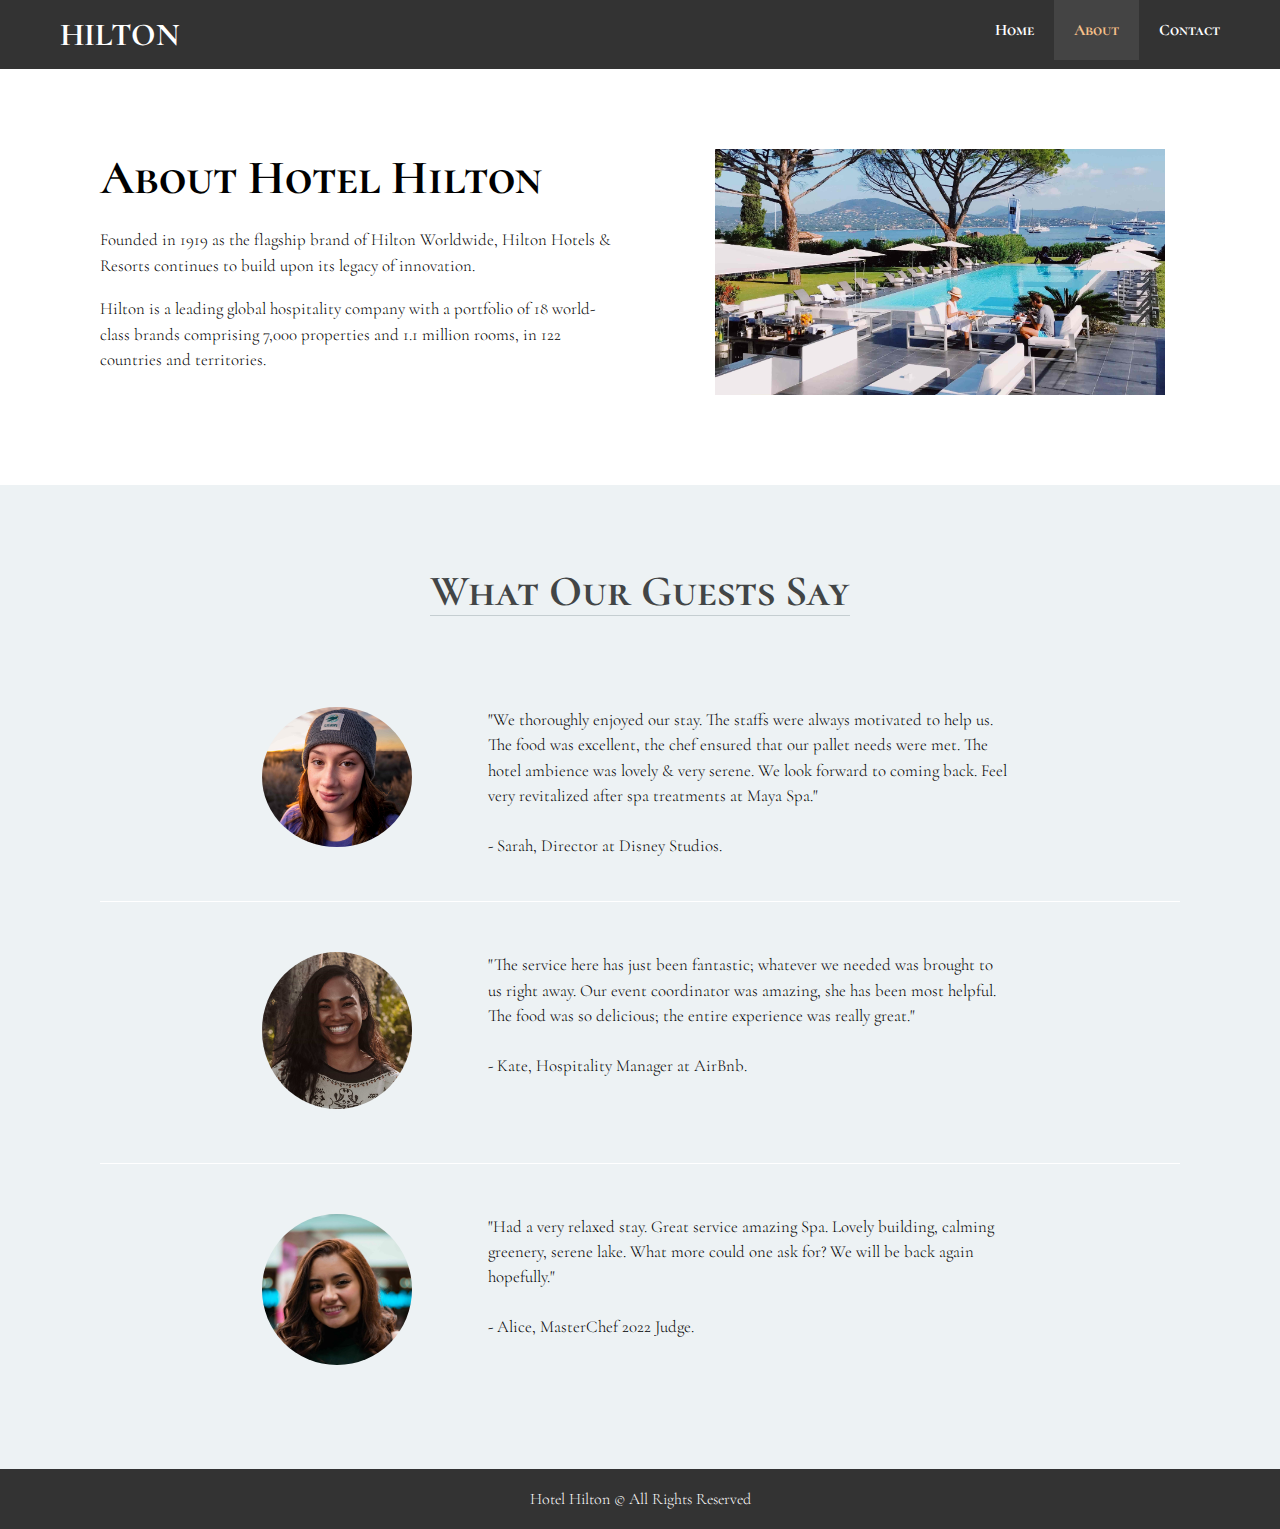
<file: about.html>
<!DOCTYPE html>
<html lang="en">
  <head>
    <meta charset="UTF-8" />
    <meta http-equiv="X-UA-Compatible" content="IE=edge" />
    <meta name="viewport" content="width=device-width, initial-scale=1.0" />
    <title>Hotel Hilton | About</title>

    <!-- css sheet -->
    <link rel="stylesheet" href="./css/style.css" />
    <link
      rel="stylesheet"
      media="screen and (max-width: 930px)"
      href="./css/mobile.css"
    />

    <!-- google fonts -->
    <link rel="preconnect" href="https://fonts.googleapis.com" />
    <link rel="preconnect" href="https://fonts.gstatic.com" crossorigin />
    <link
      href="https://fonts.googleapis.com/css2?family=Cormorant+Garamond:wght@300;700&family=Cormorant+SC:wght@400;700&display=swap"
      rel="stylesheet"
    />

    <!-- favicon -->
    <link
      rel="apple-touch-icon"
      sizes="180x180"
      href="img/favicon_io/apple-touch-icon.png"
    />
    <link
      rel="icon"
      type="image/png"
      sizes="32x32"
      href="/img/favicon_io/favicon-32x32.png"
    />
    <link
      rel="icon"
      type="image/png"
      sizes="16x16"
      href="img/favicon_io/favicon-16x16.png"
    />
    <link rel="manifest" href="img/favicon_io/site.webmanifest" />
  </head>

  <!-- main html -->
  <body>
    <header>
      <nav id="navbar">
        <div class="container">
          <h1 class="logo title-heading"><a href="./index.html">HILTON</a></h1>
          <ul>
            <li><a class="title-heading" href="./index.html">Home</a></li>
            <li>
              <a class="current title-heading" href="./about.html">About</a>
            </li>
            <li><a class="title-heading" href="./contact.html">Contact</a></li>
          </ul>
        </div>
      </nav>
    </header>
    <section id="about-info">
      <div class="container">
        <div class="info-left">
          <h1 class="title-heading">About Hotel Hilton</h1>
          <p class="description">
            Founded in 1919 as the flagship brand of Hilton Worldwide, Hilton
            Hotels & Resorts continues to build upon its legacy of innovation.
          </p>
          <br />
          <p class="description">
            Hilton is a leading global hospitality company with a portfolio of
            18 world-class brands comprising 7,000 properties and 1.1 million
            rooms, in 122 countries and territories.
          </p>
        </div>
        <div class="info-right">
          <img src="./img/hotel-image2.jpg" alt="Pool side image" />
        </div>
      </div>
    </section>

    <div class="clear"></div>

    <section id="testimonials">
      <div class="container">
        <h2 class="title-heading">What Our Guests Say</h2>
        <div class="testimonial">
          <img src="./img/testimonial1.jpg" alt="" />
          <p class="description">
            "We thoroughly enjoyed our stay. The staffs were always motivated to
            help us. The food was excellent, the chef ensured that our pallet
            needs were met. The hotel ambience was lovely & very serene. We look
            forward to coming back. Feel very revitalized after spa treatments
            at Maya Spa." <br /><br />
            - Sarah, Director at Disney Studios.
          </p>
        </div>
        <div class="testimonial">
          <img src="./img/testimonial2.jpg" alt="" />
          <p class="description">
            "The service here has just been fantastic; whatever we needed was
            brought to us right away. Our event coordinator was amazing, she has
            been most helpful. The food was so delicious; the entire experience
            was really great." <br /><br />
            - Kate, Hospitality Manager at AirBnb.
          </p>
        </div>
        <div class="testimonial">
          <img src="./img/testimonial3.jpg" alt="" />
          <p class="description">
            "Had a very relaxed stay. Great service amazing Spa. Lovely
            building, calming greenery, serene lake. What more could one ask
            for? We will be back again hopefully." <br /><br />
            - Alice, MasterChef 2022 Judge.
          </p>
        </div>
      </div>
    </section>

    <div class="clear"></div>

    <footer id="main-footer">
      <p class="description">Hotel Hilton &copy; All Rights Reserved</p>
    </footer>
  </body>
</html>
</file>
<file: css/mobile.css>
/* utility classes */
.btn {
  font-size: 0.9rem;
  padding: 12px 15px;
}

/* navbar section */
#navbar .logo {
  text-align: center;
  padding: 15px 20px;
  float: none;
}

#navbar ul,
#navbar ul li {
  float: none;
}

#navbar li a {
  text-align: center;
  padding: 10px;
}

/* showcase content */
#showcase .container {
  width: 95%;
}

#showcase .showcase-content .title-heading {
  font-size: 2.7rem;
  padding-bottom: 10px;
}

#showcase .showcase-content .description {
  font-size: 1.08rem;
  padding-bottom: 40px;
}

/* history section */
#history .history-content {
  padding-top: 30px;
  padding-bottom: 60px;
}

#history .history-content .title-heading {
  font-size: 2.4rem;
  padding-bottom: 5px;
}

#history .history-content .description {
  font-size: 0.9rem;
  padding: 10px 45px 40px 45px;
  padding-left: 10px 45px;
  line-height: 1.7;
  text-align: justify;
  text-align-last: center;
}

/* features section */
#features .feature-box {
  float: none;
  width: 100%;
  padding: 25px 0 10px 0;
  border: none;
  border-bottom: 0.7px solid #f4f1ec;
  /* border-bottom: 0.5px solid white; */
}

#features .title-heading {
  font-size: 1.05rem;
}

#features .description {
  font-size: 0.9rem;
}

/* about page */
#about-info .container .title-heading {
  font-size: 2.7rem;
  text-align: center;
}

#about-info .container .description {
  font-size: 0.9rem;
  text-align: center;
}

#about-info .container .info-left {
  float: none;
  width: 100%;
  padding: 30px 35px 40px 35px;
}

#about-info .container .info-right {
  float: none;
  width: 100%;
  padding: 0;
}

#about-info .container .info-right img {
  width: 90%;
}

/* testimonials section */
#testimonials {
  margin-top: 60px;
  padding-bottom: 0;
}

#testimonials .container {
  padding: 0;
}

#testimonials .title-heading {
  font-size: 2.5rem;
  padding: 40px 30px 20px 30px;
}

#testimonials .testimonial {
  padding: 20px 0;
  text-align: center;
}

#testimonials .testimonial:last-child {
  padding-bottom: 30px;
}

#testimonials .testimonial .description {
  float: none;
  width: 100%;
  font-size: 0.9rem;
  padding: 20px 50px;
  margin: 0;
  text-align: justify;
  text-align-last: center;
}

#testimonials img {
  width: 120px;
  margin: auto;
}

/* contact page */
#contact-us .container {
  padding: 50px;
}

#contact-us .contact-form label {
  font-size: 1rem;
}

#contact-us .title-heading {
  font-size: 2rem;
}

#contact-us .description {
  font-size: 0.9rem;
}

/* footer section */
#main-footer .description {
  font-size: 0.8rem;
}
</file>
<file: css/style.css>
/* reset css */
* {
  padding: 0;
  margin: 0;
  box-sizing: border-box;
}

/* element styling */
a {
  text-decoration: none;
  color: white;
}

/* utility classes */
.btn {
  font-family: "Cormorant Garamond", serif;
  font-size: 1.1rem;
  background-color: #333;
  color: white;
  padding: 12px 15px;
  border: none;
}

.btn:hover {
  background-color: #444;
  color: #f7c08a;
  cursor: pointer;
}

.container {
  margin: auto;
  max-width: 1200px;
}

.clear {
  clear: both;
}

.title-heading {
  font-family: "Cormorant SC", serif;
  font-weight: 700;
}

.description {
  font-family: "Cormorant Garamond", serif;
  font-weight: 100;
}

/* navbar section */
#navbar {
  background-color: #333;

  /* understand how this works */
  overflow: auto;
}

#navbar .logo {
  float: left;
  padding: 15px 20px;
}

#navbar .logo a:hover {
  color: #f7c08a;
}

#navbar ul {
  list-style-type: none;
  float: right;
}

#navbar ul li {
  float: left;
}

#navbar li a {
  display: block;
  padding: 20px;
}

#navbar ul li a:hover,
#navbar ul li a.current {
  background-color: #444;
  color: #f7c08a;
}

/* showcase section */
#showcase {
  background-image: url(../img/hotel-image1.jpg);
  background-size: cover;
  background-position: 65%;
  background-repeat: no-repeat;
  height: 100%;
}

#showcase .container {
  width: 80%;
  height: 20%;
  padding-top: 420px;
}

#showcase .showcase-content {
  text-align: center;
  padding-bottom: 50px;
}

#showcase .showcase-content .title-heading {
  color: white;
  font-size: 3.5rem;
  padding-bottom: 15px;
}

#showcase .showcase-content .description {
  color: white;
  font-weight: 700;
  font-size: 1.2rem;
  padding-bottom: 50px;
}

/* history section */
#history .history-content {
  text-align: center;
  padding-top: 60px;
  padding-bottom: 100px;
}

#history .history-content .title-heading {
  font-size: 3rem;
  padding-bottom: 15px;
}

#history .history-content .description {
  font-size: 1rem;
  line-height: 2rem;
  padding: 10px 70px;
  padding-bottom: 60px;
}

/* features section */
#features .feature-box {
  width: 33.33%;
  float: left;
  text-align: center;
  padding: 70px 40px;
  background-color: #dfe4e4;
  border-right: 1px solid #f4f1ec;
}

#features .feature-box:last-child {
  border-right: none;
}

#features .description {
  font-size: 1rem;
  padding: 15px;
}

#features .title-heading {
  margin-top: 20px;
}

/* about page */
#about-info .container .title-heading {
  font-size: 3rem;
  padding-bottom: 20px;
}

#about-info .container .description {
  line-height: 1.6rem;
  font-size: 1.05rem;
}

#about-info .container .info-right img {
  width: 75%;
  display: block;
  margin: auto;
}

#about-info .container .info-left {
  float: left;
  width: 50%;
  padding: 80px 20px 0 60px;
}

#about-info .container .info-right {
  width: 50%;
  float: right;
  padding-top: 80px;
}

/* testimonials */
#testimonials {
  margin-top: 90px;
  background-color: #edf2f4;
}

#testimonials .container {
  padding: 0px 60px;
}

#testimonials .title-heading {
  font-size: 2.7rem;
  text-align: center;
  padding-top: 80px;
  padding-bottom: 40px;
  color: #424546;
  text-decoration: underline;
  text-decoration-thickness: 1px;
  text-underline-offset: 10px;
  text-decoration-color: #c5ced1;
}

#testimonials .testimonial {
  height: 100%;
  padding: 50px 0;
  border-bottom: 1px solid white;
}

#testimonials .testimonial:last-child {
  padding-bottom: 100px;
  border-bottom: none;
}

#testimonials .testimonial .description {
  float: right;
  width: 50%;
  font-size: 1.05rem;
  padding: 0 10px;
  margin-right: 15%;
  line-height: 1.5;
}

#testimonials img {
  width: 150px;
  border-radius: 50%;
  margin-left: 15%;
}

/* contact page */
#contact-us .container {
  padding: 100px 50px 200px 50px;
}

#contact-us .contact-form label {
  font-size: 1.2rem;
  display: block;
  padding-bottom: 5px;
}

#contact-us .contact-form input,
#contact-us .contact-form textarea {
  width: 100%;
  padding: 8px;
  border: 1px solid lightgray;
}

#contact-us .contact-form input:focus,
#contact-us .contact-form textarea:focus {
  outline: none;
}

#contact-us .contact-form .form-group {
  padding: 10px 0;
}

#contact-us .title-heading {
  font-size: 2.5rem;
  padding-bottom: 10px;
}

#contact-us .description {
  font-size: 1.05rem;
  padding-bottom: 20px;
}

/* footer section */
#main-footer {
  background-color: #333;
  text-align: center;
}

#main-footer .description {
  color: white;
  padding: 20px;
  font-size: 1rem;
}
</file>
